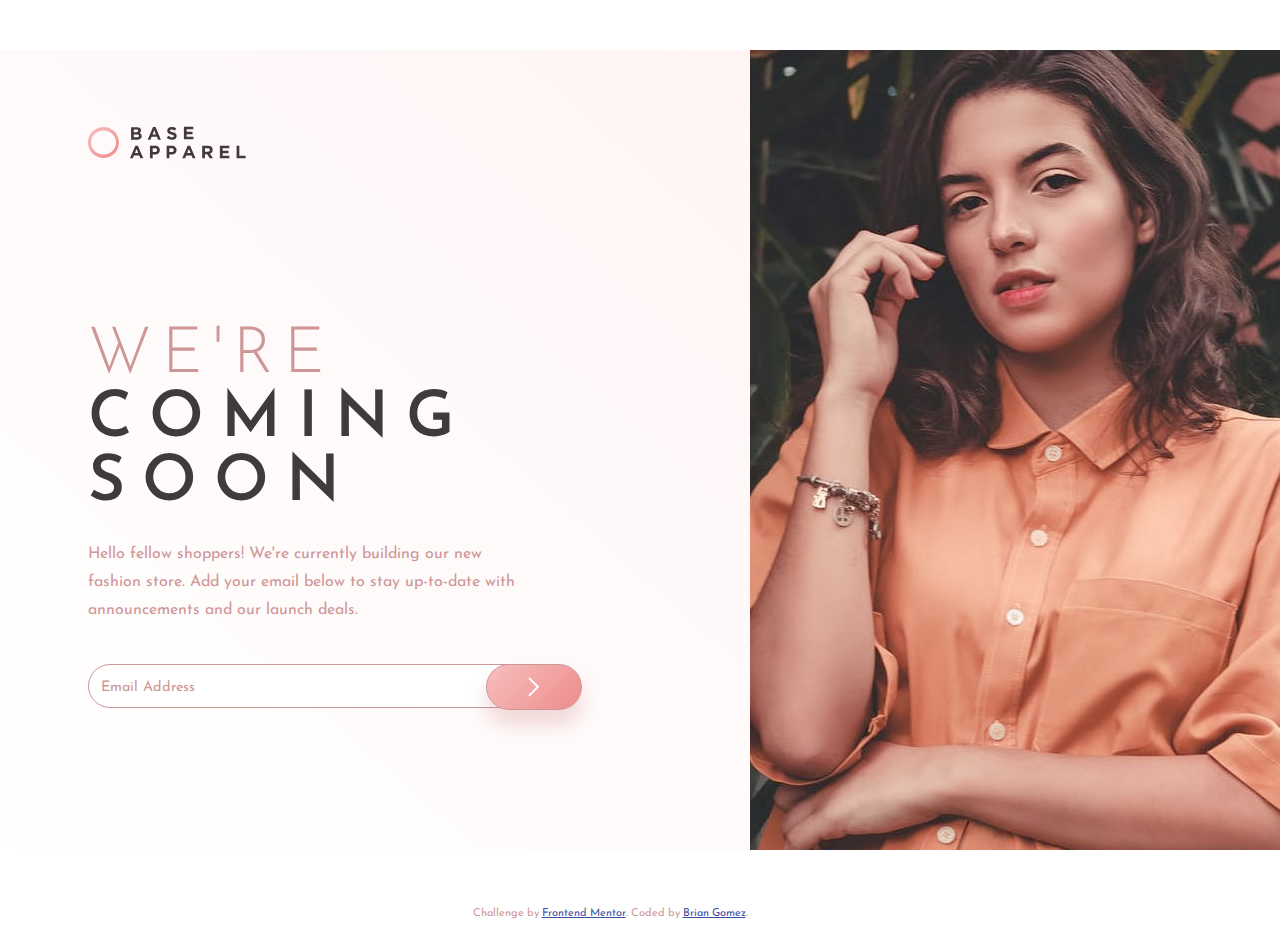
<file: base-apparel-coming-soon-master/base-apparel-coming-soon-master/index.html>
<!DOCTYPE html>
<html lang="en">
<head>
  <meta charset="UTF-8">
  <meta name="viewport" content="width=device-width, initial-scale=1.0"> <!-- displays site properly based on user's device -->

  <link rel="stylesheet" href="reset.css">
  <link rel="stylesheet" href="style.css">
  <link rel="icon" type="image/png" sizes="32x32" href="./images/favicon-32x32.png">
  <link href="https://fonts.googleapis.com/css2?family=Fraunces:opsz,wght@9..144,700&family=Josefin+Sans:wght@300;400;600&display=swap" rel="stylesheet">
  <title>Frontend Mentor | Base Apparel coming soon page</title>

  <!-- Feel free to remove these styles or customise in your own stylesheet 👍 -->
</head>
<body>
  <main>
    <div class="card">
      <header>
        <div class="logo">
          <img src="images/logo.svg" alt="The base apparel logo.">
        </div>
      </header>
      <picture class="product-preview-card-image">
        <source media="(min-width: 600px)" srcset="images/hero-desktop.jpg">
        <img src="images/hero-mobile.jpg" alt="A picture of a woman wearing a button up t-shirt.">
      </picture>
      <div class="card-content">
        <h1>
          <span>we're</span>
          coming soon
        </h1>
        <p>
          Hello fellow shoppers! We're currently building our new fashion store.
          Add your email below to stay up-to-date with announcements and our launch deals.
        </p>
        <form action="#" onsubmit="validate()" novalidate>
          <input class="email-input" type="email" placeholder="Email Address" formnovalidate>
          <button class="submit">
            <img class="error-icon" src="images/icon-error.svg" alt="">
            <img src="images/icon-arrow.svg" alt="">
          </button>
          <span class="error">
            Please enter a valid email
          </span>
        </form>
      </div>
    </div>
  </main>
  <footer>
    <p class="attribution">
      Challenge by <a href="https://www.frontendmentor.io?ref=challenge" target="_blank">Frontend Mentor</a>. 
      Coded by <a href="#">Brian Gomez</a>.
    </p>
  </footer>
</body>
<script src="script.js"></script>
</html>
</file>
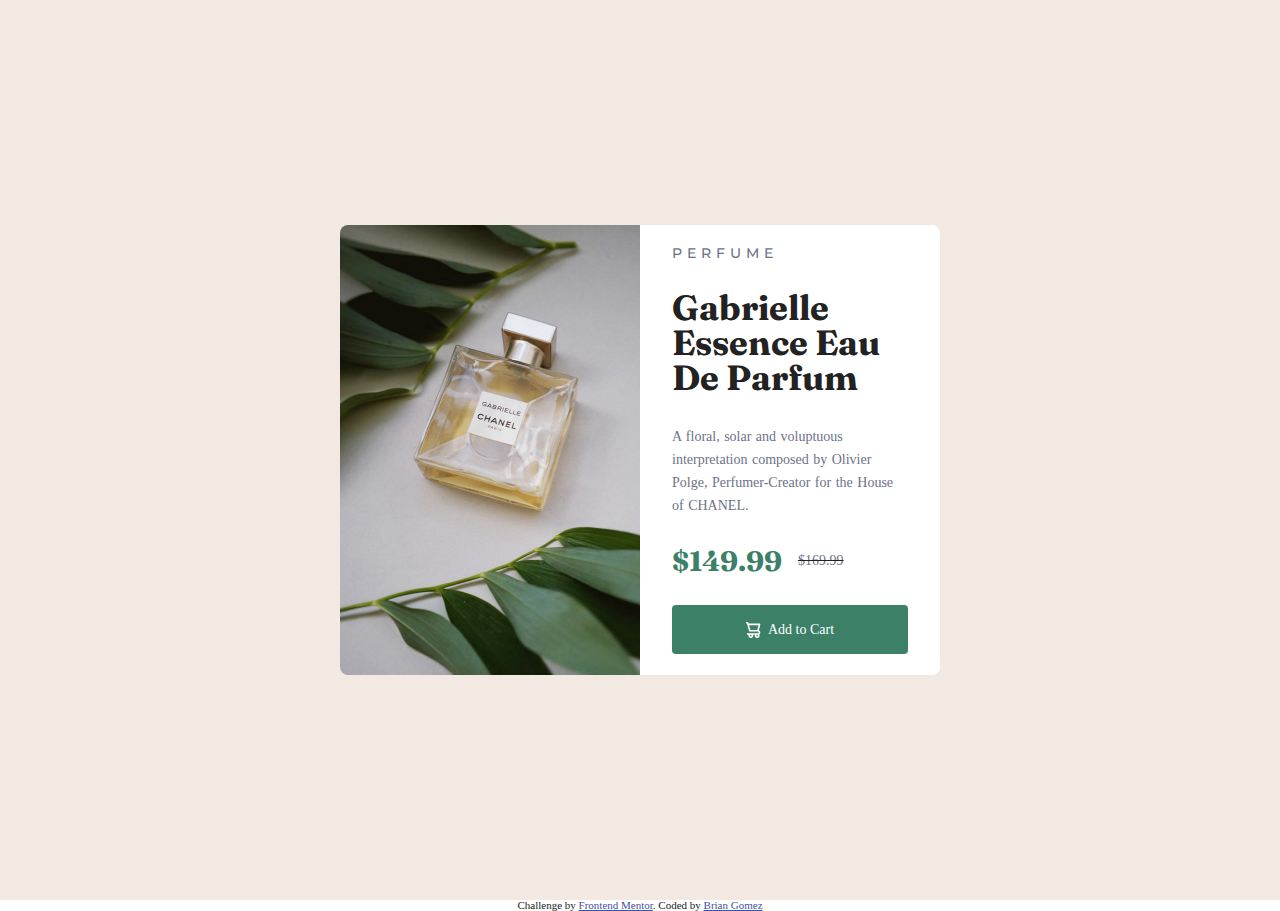
<file: product-preview-card-component-main/product-preview-card-component-main/index.html>
<!DOCTYPE html>
<html lang="en">
<head>
  <meta charset="UTF-8">
  <meta name="viewport" content="width=device-width, initial-scale=1.0"> <!-- displays site properly based on user's device -->

  <link rel="icon" type="image/png" sizes="32x32" href="./images/favicon-32x32.png">
  <link rel="stylesheet" href="reset.css">
  <link rel="stylesheet" href="style.css">
  <link href="https://fonts.googleapis.com/css2?family=Montserrat:wght@500;700&display=swap" rel="stylesheet">
  <link href="https://fonts.googleapis.com/css2?family=Fraunces:opsz,wght@9..144,700&display=swap" rel="stylesheet">
  <title>Frontend Mentor | Product preview card component</title>

</head>
<body>
  <main>
    <div class="product-preview-card">
      <picture class="product-preview-card-image">
        <source media="(min-width: 600px)" srcset="images/image-product-desktop.jpg">
        <img src="images/image-product-mobile.jpg" alt="A picture of Gabrielle de Chanel perfume.">
      </picture>
      <div class="product-preview-card-description">
        <div class="product-preview-card-description-content">
          <div class="product-preview-card-head">perfume</div>
          <h1>Gabrielle Essence Eau De Parfum</h1>
          <p>A floral, solar and voluptuous interpretation composed by Olivier Polge,
            Perfumer-Creator for the House of CHANEL.</p>
          <div class="product-preview-card-product-price">
            <span class="product-preview-card-product-price-current">
              $149.99
            </span>
            <del>
              <span class="product-preview-card-product-price-original">
                $169.99
              </span>
            </del>
          </div>
          <button class="cart-button">
            <img src="./images/icon-cart.svg" alt="An icon of a cart.">
            Add to Cart
          </button>
        </div>
      </div>
    </div>
  </main>
  <footer>
    <div class="attribution">
      Challenge by <a href="https://www.frontendmentor.io?ref=challenge" target="_blank">Frontend Mentor</a>.
      Coded by <a href="#">Brian Gomez</a>
    </div>
  </footer>
</body>
</html>
</file>
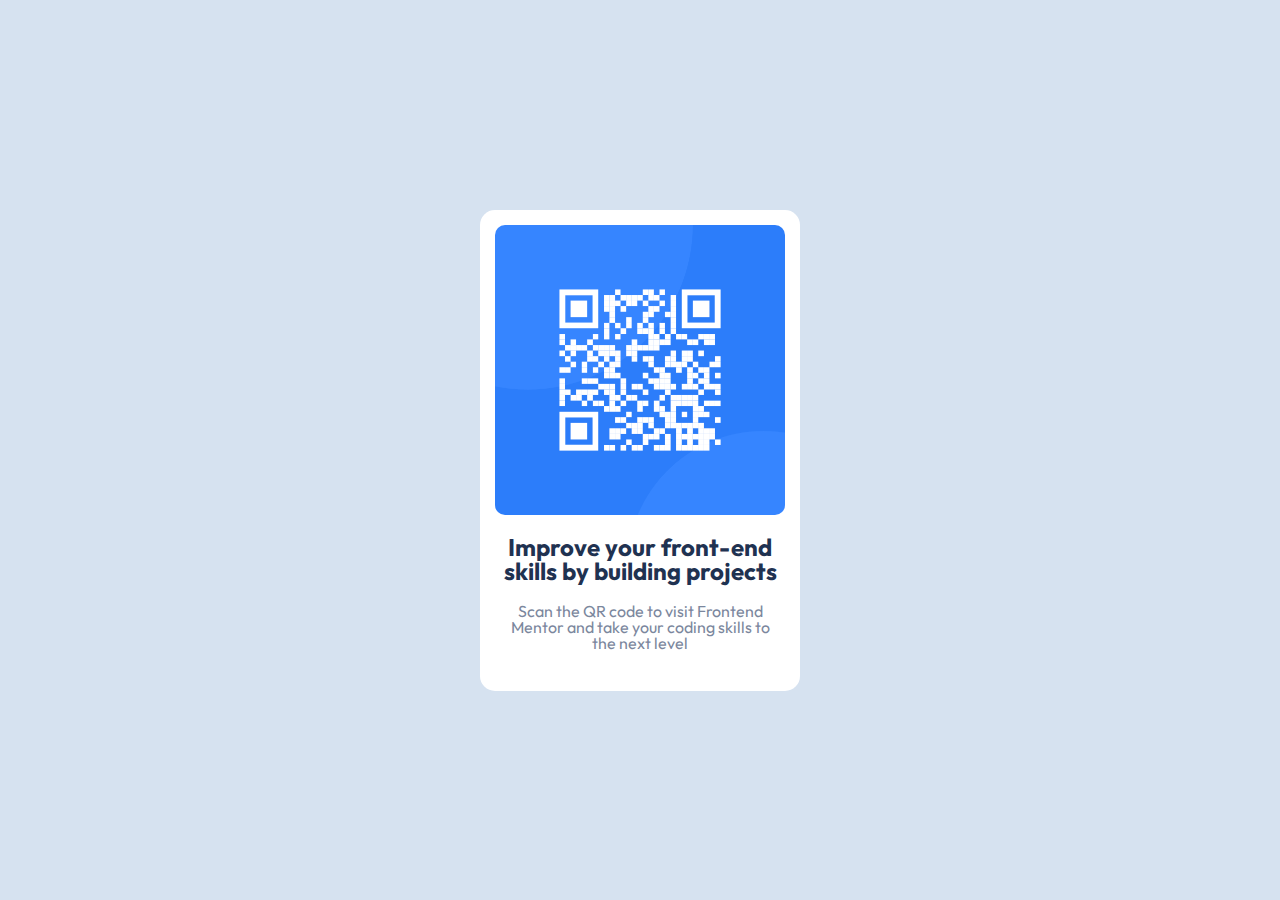
<file: qr-code-component-main/qr-code-component-main/index.html>
<!DOCTYPE html>
<html lang="en">
<head>
  <meta charset="UTF-8">
  <meta name="viewport" content="width=device-width, initial-scale=1.0"> <!-- displays site properly based on user's device -->

  <link rel="icon" type="image/png" sizes="32x32" href="./images/favicon-32x32.png">
  <link rel="stylesheet" href="https://fonts.googleapis.com/css2?family=Outfit:wght@400;700&display=swap"/>
  <link rel="stylesheet" href="reset.css">
  <link rel="stylesheet" href="style.css">
  <title>Frontend Mentor - QR Code Component Challenge</title>
  <!-- Feel free to remove these styles or customise in your own stylesheet 👍 -->
</head>
<body>
<div class = "card">
  <div class="qr-code">
    <img src="images/image-qr-code.png" alt="QR code to visit frontendmentor.io">
  </div>
  <div class="card-text">
    <h1>Improve your front-end skills by building projects</h1>
    <p>Scan the QR code to visit Frontend Mentor and take your coding skills to the next level</p>
  </div>
</div>
</body>
</html>
</file>
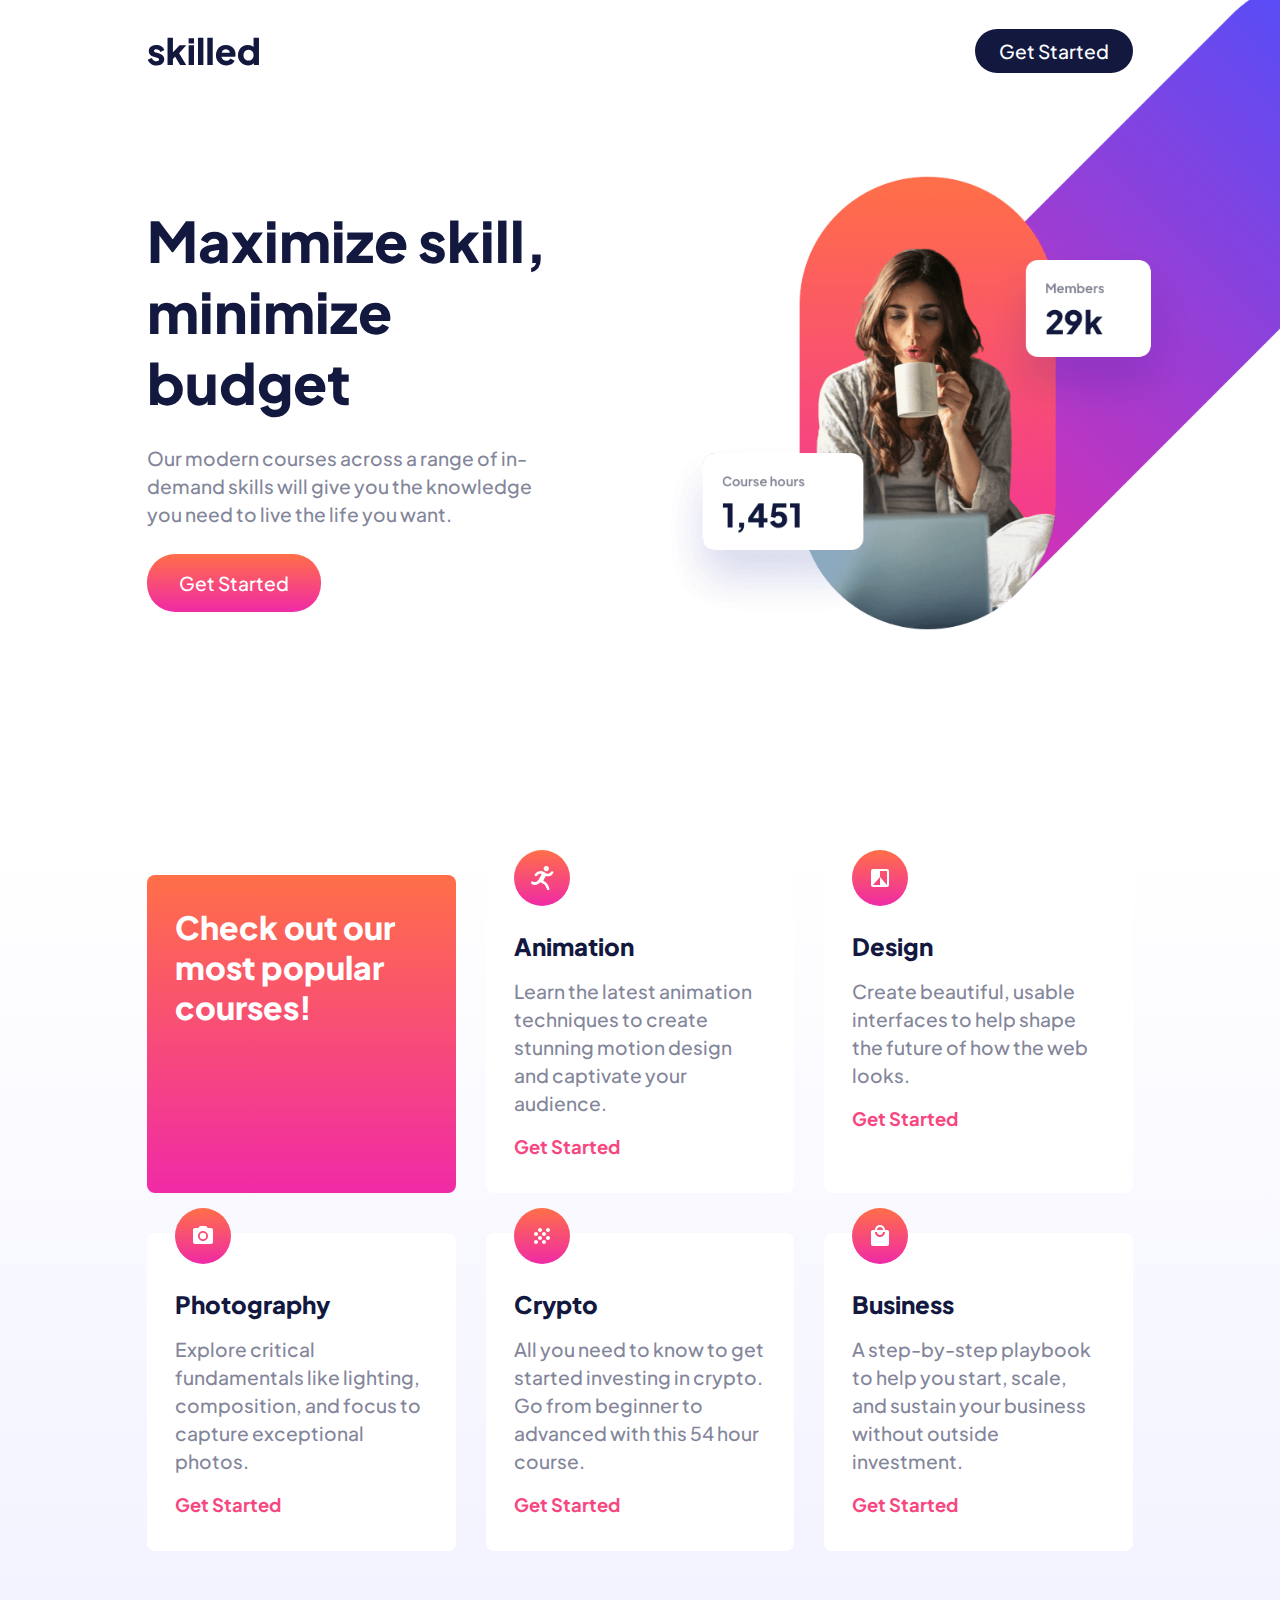
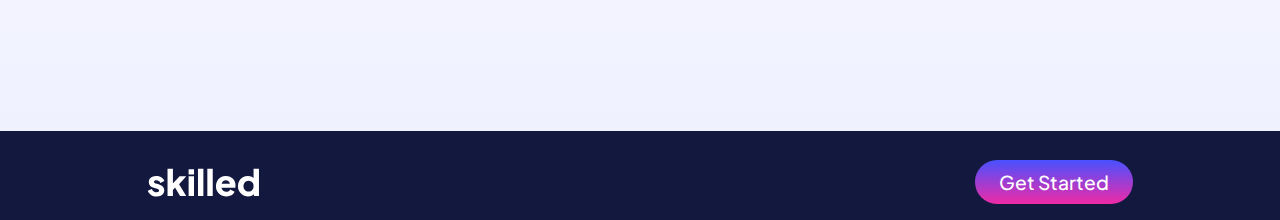
<file: skilled-elearning-landing-page/skilled-elearning-landing-page/starter-code/index.html>
<!DOCTYPE html>
<html lang="en">
<head>
  <meta charset="UTF-8">
  <meta name="viewport" content="width=device-width, initial-scale=1.0">

  <link rel="stylesheet" href="reset.css">
  <link rel="stylesheet" href="style.css">
  <link rel="icon" type="image/png" sizes="32x32" href="./assets/favicon-32x32.png">
  <link rel="preconnect" href="https://fonts.googleapis.com">
  <link rel="preconnect" href="https://fonts.gstatic.com" crossorigin>
  <link href="https://fonts.googleapis.com/css2?family=Plus+Jakarta+Sans:wght@500;700;800&display=swap" rel="stylesheet">
  <title>Frontend Mentor | Skilled e-learning landing page</title>
</head>
<body>
  <main>
    <header>
      <div class="header-footer-content">
        <span>
          <img src="assets/logo-dark.svg" alt="The logo of the website which is named skilled.">
        </span>
        <button class="button-dark">Get Started</button>
      </div>
    </header>
    <section class="summary-section">
      <div class="summary-section-content">
        <div class="summary">
          <h1>Maximize skill, minimize budget</h1>
          <p>Our modern courses across a range of in-demand skills will give you the
            knowledge you need to live the life you want.</p>
          <button class="button-hot">Get Started</button>
        </div>
        <picture>
          <source media="(min-width: 1000px)" srcset="assets/image-hero-desktop.png">
          <source media="(min-width: 768px)" srcset="assets/image-hero-tablet.png">
          <img src="assets/image-hero-mobile.png" alt="A picture of a woman sipping from a coffee mug with boxes declaring 29,000 members for the website and 1,451 course hours.">
        </picture>
      </div>
    </section>
    <section class="courses-section">
      <div class="courses-section-content">
        <div class="courses-header-box">
          <h2>
            Check out our most popular courses!
          </h2>
        </div>
        <div class="course">
          <div class="course-content">
            <img src="assets/icon-animation.svg">
            <h3>Animation</h3>
            <p>Learn the latest animation techniques to create stunning motion
              design and captivate your audience.</p>
            <a>Get Started</a>
          </div>
        </div>
        <div class="course">
          <div class="course-content">
            <img src="assets/icon-design.svg">
            <h3>Design</h3>
            <p>Create beautiful, usable interfaces to help shape the future of
              how the web looks.</p>
            <a>Get Started</a>
          </div>
        </div>
        <div class="course">
          <div class="course-content">
            <img src="assets/icon-photography.svg">
            <h3>Photography</h3>
            <p>Explore critical fundamentals like lighting, composition, and focus
              to capture exceptional photos.</p>
            <a>Get Started</a>
          </div>
        </div>
        <div class="course">
          <div class="course-content">
            <img src="assets/icon-crypto.svg">
            <h3>Crypto</h3>
            <p>All you need to know to get started investing in crypto. Go from beginner
              to advanced with this 54 hour course.</p>
            <a>Get Started</a>
          </div>
        </div>
        <div class="course">
          <div class="course-content">
            <img src="assets/icon-business.svg">
            <h3>Business</h3>
            <p>A step-by-step playbook to help you start, scale, and sustain your business
              without outside investment.</p>
            <a>Get Started</a>
          </div>
        </div>
      </div>
    </section>
    <footer>
      <div class="header-footer-content">
        <span>
          <img src="assets/logo-light.svg" alt="The logo of the website which is named skilled.">
        </span>
        <button class="button-cool">Get Started</button>
      </div>
    </footer>
  </main>

</body>
</html>
</file>
<file: base-apparel-coming-soon-master/base-apparel-coming-soon-master/style.css>
.attribution { font-size: 11px; text-align: center; }
.attribution a { color: hsl(228, 45%, 44%); }

:root {
    --desaturated-red: hsl(0, 36%, 70%);
    --soft-red: hsl(0, 93%, 68%);
    --dark-grayish-red: hsl(0, 6%, 24%);
    --c1: hsl(0, 80%, 86%);
    --c2: hsl(0, 74%, 74%);
    --c3: hsl(0, 0%, 100%);
    --c4: hsl(0, 100%, 98%);
    --gradient: linear-gradient(135deg, #FFFFFFFF 0%, #FFF5F5FF 100%);
}

main {
    display: flex;
    flex-direction: column;
    align-items: center;
    justify-content: center;
    min-height: 100vh;
    background-color: white;
}

.card {
    display: flex;
    flex-direction: column;
    align-items: center;
    background: linear-gradient(221.42deg, #FFF1F1 2.6%, #FFFFFF 96.36%);
    width: 375px;
    height: 800px;
}

header {
    width: 100%;
    margin: 0px;
}

.logo {
    display: flex;
    align-items: center;
    justify-content: left;
    position: relative;
    width: 100%;
    margin: 32px;
}

.logo > img {
    position: relative;
    left: 10px;
}

.card-content {
    position: relative;
    display: flex;
    flex-direction: column;
    gap: 24px;
    margin: 64px 32px 32px 32px;
}

h1 {
    font-family: "Josefin Sans";
    font-size: 2.5rem;
    font-weight: 600;
    color: var(--dark-grayish-red);
    text-transform: uppercase;
    text-align: center;
    letter-spacing: 10px;
}

h1 > span {
    font-family: "Josefin Sans";
    font-size: 2.5rem;
    font-weight: 300;
    color: var(--desaturated-red);
    text-transform: uppercase;
    text-align: center;
    letter-spacing: 10px;
}

p {
    font-family: "Josefin Sans";
    font-size: 0.90rem;
    font-weight: 400;
    color: var(--desaturated-red);
    text-align: center;
    line-height: 22px;
}

form {
    margin-top: 16px;
    height: 32px;
    position: relative;
}

form .email-input {
    position: absolute;
    border: 1px solid var(--desaturated-red);
    border-radius: 32px;
    padding: 12px;
    width: 90%;
}

form .email-input::placeholder {
    font-family: "Josefin Sans";
    font-weight: 400;
    font-size: 0.90rem;
    color: var(--desaturated-red);
}

.submit {
    position: absolute;
    right: 0px;
    border: 1px solid var(--desaturated-red);
    border-radius: 32px;
    padding: 12px;
    width: 64px;
    box-shadow: 0px 15px 20px rgba(198, 110, 110, 0.247569);
    background: linear-gradient(135deg, hsl(0, 80%, 86%), hsl(0, 74%, 74%));
}

button:hover {
    background: var(--c1);
}

.error {
    position: absolute;
    font-size: 0.8rem;
    font-family: "Josefin Sans";
    font-weight: 400;
    color: var(--soft-red);
    top: 60px;
    left: 40px;
    display: none;
}

.error-icon {
    position: absolute;
    border-radius: 50%;
    background-color: var(--soft-red);
    left: -30px;
    display: none;
}

@media screen and (min-width: 600px) {
    .card {
        display: grid;
        grid-template-columns: 2fr 1fr;
        grid-template-rows: 15% 50% 1fr;
        grid-template-areas:
                "logo picture"
                "card-content picture"
                "card-content picture";
        width: 1440px;
        height: 800px;
    }

    picture {
        grid-area: picture;
    }

    .logo {
        grid-area: logo;
        padding: 0px;
        margin: 64px 0px 0px 0px;
    }

    .logo > img {
        left: 168px;
        padding: 0px;
        margin: 0px;
    }

    .card-content {
        grid-area: card-content;
        margin: 0px 168px 0px 168px;
        padding: 0px
    }

    h1 {
        text-align: left;
        font-size: 4rem;
        letter-spacing: 17px;
        margin-top: 0px;
    }

    h1 > span {
        font-size: 4rem;
    }

    p {
        text-align: left;
        font-size: 1rem;
        margin-right: 60px;
        line-height: 28px;
    }

    .submit {
        width: 96px;
    }

    form .email-input {
        width: 445px;
    }
}
</file>
<file: product-preview-card-component-main/product-preview-card-component-main/style.css>
.attribution { font-size: 11px; text-align: center; }
.attribution a { color: hsl(228, 45%, 44%); }

:root {
    --dark-cyan: hsl(158, 36%, 37%);
    --cream: hsl(30, 38%, 92%);
    --very-dark-blue: hsl(212, 21%, 14%);
    --dark-grayish-blue: hsl(228, 12%, 48%);
    --white: hsl(0, 0%, 100%);
    font-size: 0.875rem;
}

main {
    display: flex;
    align-items: center;
    justify-content: center;
    min-height: 100vh;
    background-color: #F2EAE2;
    flex-direction: column;
}

.product-preview-card {
    display: flex;
    align-items: center;
    justify-content: center;
    flex-direction: column;
    background-color: white;
    width: 343px;
    height: 667px;
    border-radius: 8px;
}

.product-preview-card-image {

}

.product-preview-card-image * {
    width: 100%;
    height: auto;
    border-radius: 8px 8px 0px 0px;
}

.product-preview-card-description {
}

.product-preview-card-description-content {
    display: flex;
    flex-direction: column;
    gap: 30px;
    margin: 32px;
}

.product-preview-card-head {
    font-family: Montserrat;
    font-weight: 500;
    text-transform: uppercase;
    letter-spacing: 5px;
    color: var(--dark-grayish-blue)
}

.product-preview-card-description-content > h1 {
    font-family: Fraunces;
    font-weight: 700;
    font-size: 2.5rem;
}

.product-preview-card-description-content > p {
    font-family: Monserrat;
    font-weight: 500;
    line-height: 23px;
    font-size: 1rem;
    word-spacing: 1px;
    color: var(--dark-grayish-blue);
}

.product-preview-card-product-price {
    display: flex;
    align-items: center;
}

.product-preview-card-product-price-current {
    font-family: Fraunces;
    font-size: 2rem;
    font-weight: 700;
    color: var(--dark-cyan)
}

.product-preview-card-product-price-original {
    font-family: Monserrat;
    font-size: 1rem;
    font-weight: 500;
    color: var(--dark-grayish-blue);
    margin-left: 16px;
}

.cart-button {
    font-family: Monserrat;
    font-size: 1rem;
    font-weight: 500;
    line-height: 1.5;
    border-radius: 4px;
    border-width: 0px;
    background-color: var(--dark-cyan);
    display: flex;
    align-items: center;
    justify-content: center;
    gap: 0.5rem;
    padding: 1rem;
    color: var(--white);
}

.cart-button:hover {
    background-color: var(--dark-grayish-blue);
}

@media only screen and (min-width: 600px) {
    .product-preview-card {
        width: 600px;
        height: 450px;
        border-radius: 8px;
        flex-direction: row;
    }

    .product-preview-card-image {
        flex: 1 1 50%;
    }

    .product-preview-card-image * {
        border-radius: 8px 0px 0px 8px;
    }

    .product-preview-card-description {
        flex: 1 1 50%;
    }
}
</file>
<file: qr-code-component-main/qr-code-component-main/style.css>
:root {
    --white: hsl(0, 0%, 100%);
    --light-gray: hsl(212, 45%, 89%);
    --grayish-blue: hsl(220, 15%, 55%);
    --dark-blue: hsl(218, 44%, 22%);
}

h1 {
    font-weight: 700;
    color: var(--dark-blue);
    font-size: 1.5rem;
}
p {
    font-weight: 400;
    color: var(--grayish-blue);
    font-size: 1rem;
}
body {
    background: var(--light-gray);
    display: grid;
    place-items: center;
    height: 100vh;
    width: 100vw;
    position: relative;
    font-family: "Outfit", sans-serif;
}
.card {
    background: var(--white);
    border-radius: 15px;
    width: 320px;
    height: auto;
}
.card-text {
    text-align: center;
    margin: 0px 0px 40px 0px;
}

.card-text > * {
    margin: 20px;
}

.qr-code {
    margin: 15px;
}
img {
    border-radius: 10px;
    width: 100%;
}
</file>
<file: skilled-elearning-landing-page/skilled-elearning-landing-page/starter-code/style.css>
/* Mobile */

:root {
    --grey: #666CA3;
    --black: #13183F;
    --light-gray: #83869A;
    --hot-pink: #F74780;
    --pink: #FFA7C3;
    --white: #FFFFFF;
    --gradient-hot: linear-gradient(180deg, #FF6F48 0.04%, #F02AA6 100%);
    --gradient-cool: linear-gradient(180deg, #4851FF 0%, #F02AA6 99.92%);
}

main {
    display: flex;
    flex-direction: column;
    align-items: center;
    justify-content: center;
    min-height: 100vh;
    background-color: white;
}

h1 {
    font-family: 'Plus Jakarta Sans';
    font-style: normal;
    font-weight: 800;
    font-size: 2.5rem;
    line-height: 50px;
    color: var(--black);
}

h2 {
    font-family: 'Plus Jakarta Sans';
    font-style: normal;
    font-weight: 800;
    font-size: 1.5rem;
    line-height: 32px;
    color: var(--white);
    margin: 32px 28px 32px 28px;
}

h3 {
    font-family: 'Plus Jakarta Sans';
    font-style: normal;
    font-weight: 800;
    font-size: 1.5rem;
    line-height: 25px;
    color: var(--black);
}

button, p {
    font-family: 'Plus Jakarta Sans';
    font-style: normal;
    font-weight: 500;
    font-size: 1rem;
    line-height: 26px;
    color: var(--light-gray);
}

a {
    font-family: 'Plus Jakarta Sans';
    font-style: normal;
    font-weight: 700;
    font-size: 1.15rem;
    line-height: 28px;
    color: var(--hot-pink);
}

a:hover {
    color: var(--pink);
    cursor: pointer;
}

header {
    width: 100%;
}

footer {
    background: var(--black);
    width: 100%;
    margin-top: 0px;
}

.header-footer-content {
    display: flex;
    align-items: center;
    justify-content: space-between;
    margin: 16px
}

.summary-section {
    display: flex;
    flex-direction: column;
    margin: 0px;
    width: 100%;
}

.summary-section-content {
    display: flex;
    flex-direction: column;
    align-items: center;
    gap: 26px;
    margin: 16px;
}

.summary {
    display: flex;
    flex-direction: column;
    align-items: flex-start;
    gap: 26px;
}

.summary-section img {
    width: 100%;
}

.courses-section {
    margin: 0px;
    display: flex;
    flex-direction: column;
    gap: 40px;
    padding-bottom: 40px;
    background: linear-gradient(180deg, #FFFFFF 0%, #F0F1FF 100%);
}

.courses-section-content {
    margin: 16px;
    display: flex;
    flex-direction: column;
    gap: 40px;
}

.courses-header-box {
    background: var(--gradient-hot);
    border-radius: 8px;
}

.course {
    position: relative;
    background: var(--white);
    border-radius: 8px;
    margin: 0px;
}

.course-content > img {
    position: absolute;
    margin: 0px;
    left: 28px;
    top: -25px;
}

.course-content {
    display: flex;
    flex-direction: column;
    gap: 16px;
    margin: 56px 28px 32px 28px;
}

button {
    border-radius: 28px;
    padding: 8px 24px 8px 24px;
    border-width: 0px;
    color: var(--white);
}

.button-dark {
    background: var(--black);
}

.button-dark:hover {
    background: var(--grey);
}

.button-hot {
    background: var(--gradient-hot);
    padding: 15px 32px 15px 32px;
}

.button-hot:hover {
    background: linear-gradient(0deg, rgba(255, 255, 255, 0.5), rgba(255, 255, 255, 0.5)), linear-gradient(180deg, #FF6F48 0%, #F02AA6 100%);
}

.button-cool {
    background: var(--gradient-cool);
}

.button-cool:hover {
    background: linear-gradient(0deg, rgba(255, 255, 255, 0.5), rgba(255, 255, 255, 0.5)), linear-gradient(180deg, #4851FF -54.32%, #F02AA6 100%);
}

/* Tablet */

@media screen and (min-width: 768px) {
    .summary-section {
        position: relative;
        align-items: flex-start;
        flex-direction: row;
        width: 100%;
        margin-bottom: 186px;
        margin-top: 100px;
    }

    .summary-section-content {
        margin: 16px;
    }

    .summary-section img {
        position: absolute;
        width: 640px;
        top: -240px;
        right: -250px;
    }

    .summary {
        width: 398px;
    }

    .course, .courses-header-box {
        display: flex;
        flex: 1 1 339px;
    }

    .courses-section {
        width: 100%;
    }
    .courses-section-content {
        flex-direction: row;
        flex-wrap: wrap;
        column-gap: 11px;
    }

    .header-footer-content {
        position: relative;
        z-index: 1;
    }

    .header-footer-content, .courses-section-content, .summary-section-content {
        margin-left: 5vw;
        margin-right: 5vw;
    }
}

/* Desktop */

@media screen and (min-width: 1000px) {
    .summary-section img {
        position: absolute;
        top: -22vw;
        right: -29vw;
        width: 66vw;
        max-width: 1500px;
    }
    .header-footer-content, .courses-section-content {
        margin-top: 29px;
        position: relative;
    }

    h1 {
        font-family: 'Plus Jakarta Sans';
        font-style: normal;
        font-weight: 800;
        font-size: 3.5rem;
        line-height: 71px;
    }

    h2 {
        font-family: 'Plus Jakarta Sans';
        font-style: normal;
        font-weight: 800;
        font-size: 2rem;
        line-height: 40px;
    }

    h3 {
        font-family: 'Plus Jakarta Sans';
        font-style: normal;
        font-weight: 800;
        font-size: 1.5rem;
        line-height: 30px;
    }

    button, p {
        font-family: 'Plus Jakarta Sans';
        font-style: normal;
        font-weight: 500;
        font-size: 1.2rem;
        line-height: 28px;
    }

    .summary-section-content {
        position: relative;
        align-items: flex-start;
    }

    .summary-section {
        margin-bottom: 15vw;
    }

    .summary{
        width: 32vw;
    }


    .course, .courses-header-box {
        display: flex;
        flex: 1 1 28%;
    }



    .courses-section-content {
        margin-bottom: 140px;
    }

    .courses-section-content {
        column-gap: 30px;
    }

    .summary-section picture {
        height: auto;
    }

    header, footer, .courses-section, .summary-section {
        display: flex;
        align-items: center;
        justify-content: center;
    }

    .header-footer-content, .courses-section-content, .summary-section-content {
        width: 77vw;
        max-width: 1600px;
    }
}
</file>
